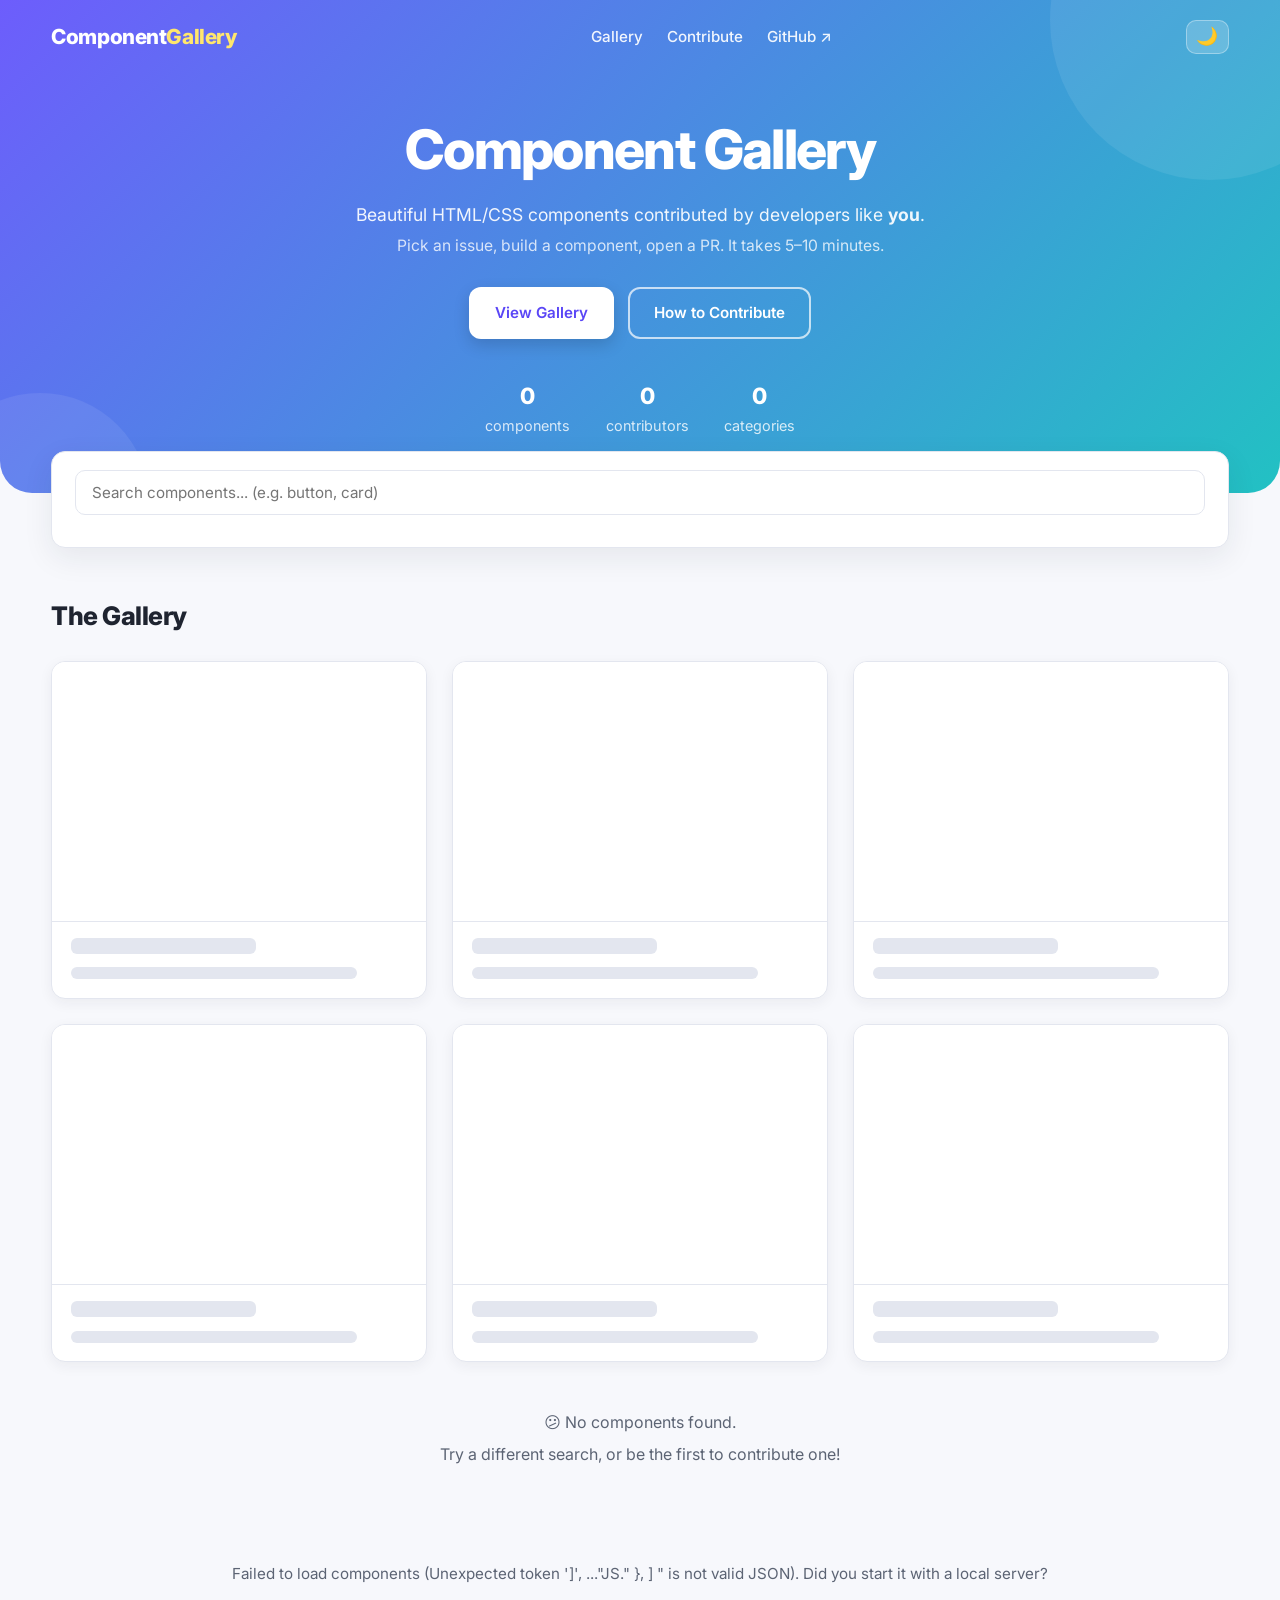
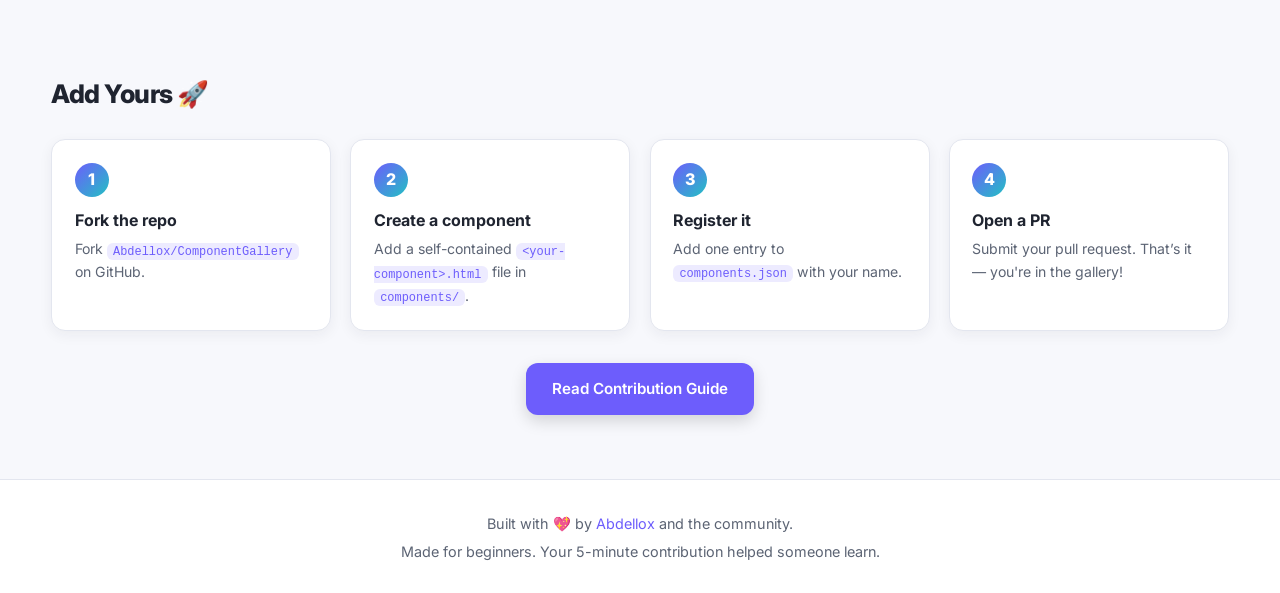
<file: index.html>
<!DOCTYPE html>
<html lang="en">
<head>
  <meta charset="UTF-8" />
  <meta name="viewport" content="width=device-width, initial-scale=1.0" />
  <meta name="description" content="Component Gallery — a collection of HTML/CSS components built by the community. Contribute yours!" />
  <title>Component Gallery</title>
  <link rel="preconnect" href="https://fonts.googleapis.com" />
  <link rel="preconnect" href="https://fonts.gstatic.com" crossorigin />
  <link href="https://fonts.googleapis.com/css2?family=Inter:wght@400;500;600;700;800&display=swap" rel="stylesheet" />
  <link id="theme-style" rel="stylesheet" href="style.css" />
</head>
<body>

  <!-- ===== Header ===== -->
  <header class="site-header">
    <nav class="nav container">
      <a href="#" class="brand">Component<span>Gallery</span></a>
      <div class="nav-links">
        <a href="#gallery">Gallery</a>
        <a href="#contribute">Contribute</a>
        <a href="https://github.com/Abdellox/ComponentGallery" target="_blank" rel="noopener">GitHub ↗</a>
      </div>
      <button id="theme-toggle" class="theme-toggle" aria-label="Toggle dark mode">🌙</button>
    </nav>
    <div class="hero container">
      <h1>Component Gallery</h1>
      <p>Beautiful HTML/CSS components contributed by developers like <strong>you</strong>.</p>
      <p class="hero-sub">Pick an issue, build a component, open a PR. It takes 5–10 minutes.</p>
      <div class="hero-actions">
        <a href="#gallery" class="btn btn-primary">View Gallery</a>
        <a href="#contribute" class="btn btn-outline">How to Contribute</a>
      </div>
      <div class="stats" id="stats">
        <span><strong id="stat-components">0</strong> components</span>
        <span><strong id="stat-authors">0</strong> contributors</span>
        <span><strong id="stat-categories">0</strong> categories</span>
      </div>
    </div>
  </header>

  <!-- ===== Filters ===== -->
  <section class="filters container">
    <div class="search-box">
      <input type="search" id="search" placeholder="Search components... (e.g. button, card)" autocomplete="off" />
    </div>
    <div class="filter-chips" id="filter-chips"></div>
  </section>

  <!-- ===== Gallery ===== -->
  <main class="container" id="gallery">
    <h2 class="section-title">The Gallery <span id="gallery-count"></span></h2>
    <div class="gallery-grid" id="gallery-grid"></div>

    <div id="empty-state" class="empty-state" hidden>
      <p>😕 No components found.</p>
      <p>Try a different search, or be the first to contribute one!</p>
    </div>

    <p id="gallery-status" class="gallery-status" aria-live="polite">Loading components...</p>
  </main>

  <!-- ===== Contribute ===== -->
  <section class="contribute container" id="contribute">
    <h2 class="section-title">Add Yours 🚀</h2>
    <div class="steps">
      <div class="step">
        <span class="step-num">1</span>
        <h3>Fork the repo</h3>
        <p>Fork <code>Abdellox/ComponentGallery</code> on GitHub.</p>
      </div>
      <div class="step">
        <span class="step-num">2</span>
        <h3>Create a component</h3>
        <p>Add a self-contained <code>&lt;your-component&gt;.html</code> file in <code>components/</code>.</p>
      </div>
      <div class="step">
        <span class="step-num">3</span>
        <h3>Register it</h3>
        <p>Add one entry to <code>components.json</code> with your name.</p>
      </div>
      <div class="step">
        <span class="step-num">4</span>
        <h3>Open a PR</h3>
        <p>Submit your pull request. That’s it — you're in the gallery!</p>
      </div>
    </div>
    <div class="contribute-cta">
      <a href="https://github.com/Abdellox/ComponentGallery/blob/main/CONTRIBUTING.md" target="_blank" rel="noopener" class="btn btn-primary">Read Contribution Guide</a>
    </div>
  </section>

  <!-- ===== Footer ===== -->
  <footer class="site-footer">
    <div class="container">
      <p>Built with 💖 by <a href="https://github.com/Abdellox" target="_blank" rel="noopener">Abdellox</a> and the community.</p>
      <p class="footer-note">Made for beginners. Your 5-minute contribution helped someone learn.</p>
    </div>
  </footer>

  <script src="script.js"></script>
</body>
</html>
</file>
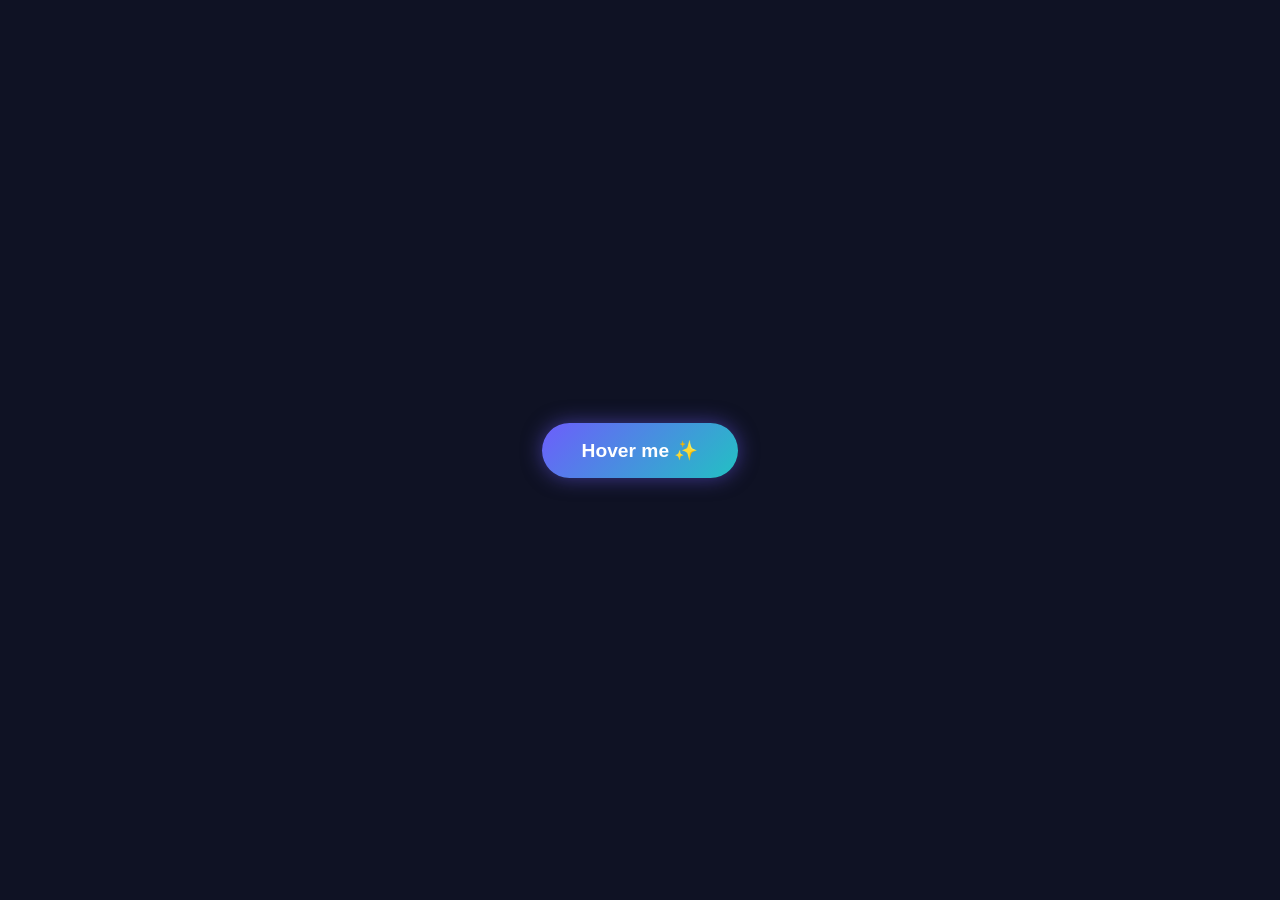
<file: components/button-glow.html>
<!DOCTYPE html>
<html>
<head>
  <meta charset="UTF-8" />
  <style>
    * { margin: 0; padding: 0; box-sizing: border-box; }
    body {
      font-family: Arial, sans-serif;
      background: #0f1224;
      height: 100vh;
      display: grid;
      place-items: center;
    }
    .btn-glow {
      border: none;
      background: none;
      cursor: pointer;
      font-size: 1.2rem;
      font-weight: 700;
      color: #fff;
      padding: 1rem 2.5rem;
      border-radius: 50px;
      background: linear-gradient(135deg, #6d5dfc, #22c1c3);
      box-shadow: 0 0 20px rgba(109, 93, 252, 0.5);
      transition: all 0.25s ease;
    }
    .btn-glow:hover {
      transform: translateY(-3px) scale(1.03);
      box-shadow: 0 0 35px rgba(109, 93, 252, 0.9), 0 0 60px rgba(34, 193, 195, 0.6);
    }
    .btn-glow:active {
      transform: translateY(0) scale(0.97);
    }
  </style>
</head>
<body>
  <button class="btn-glow">Hover me ✨</button>
</body>
</html>
</file>
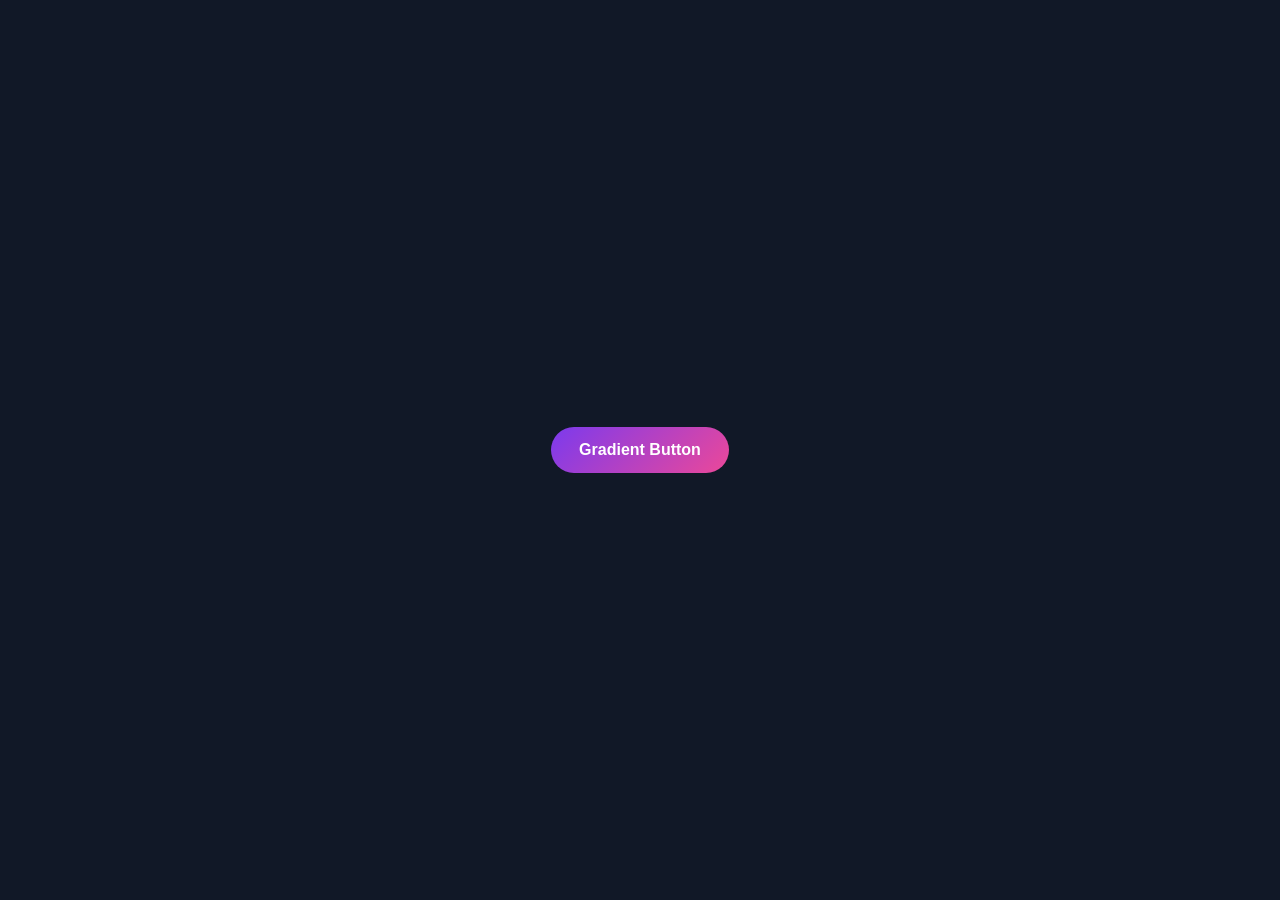
<file: components/button-gradient.html>
<!DOCTYPE html>
<html>
<head>
  <meta charset="UTF-8" />
  <style>
    * { margin: 0; padding: 0; box-sizing: border-box; }
    body {
      display: grid;
      place-items: center;
      height: 100vh;
      background: #111827;
      font-family: Arial, sans-serif;
    }

    .gradient-btn {
      padding: 14px 28px;
      border: none;
      border-radius: 30px;
      color: white;
      font-size: 16px;
      font-weight: bold;
      cursor: pointer;
      background: linear-gradient(135deg, #7c3aed, #ec4899);
      transition: transform 0.3s, box-shadow 0.3s;
    }

    .gradient-btn:hover {
      transform: translateY(-4px);
      box-shadow: 0 8px 20px rgba(236, 72, 153, 0.4);
    }
  </style>
</head>

<body>
  <button class="gradient-btn">Gradient Button</button>
</body>
</html>
</file>
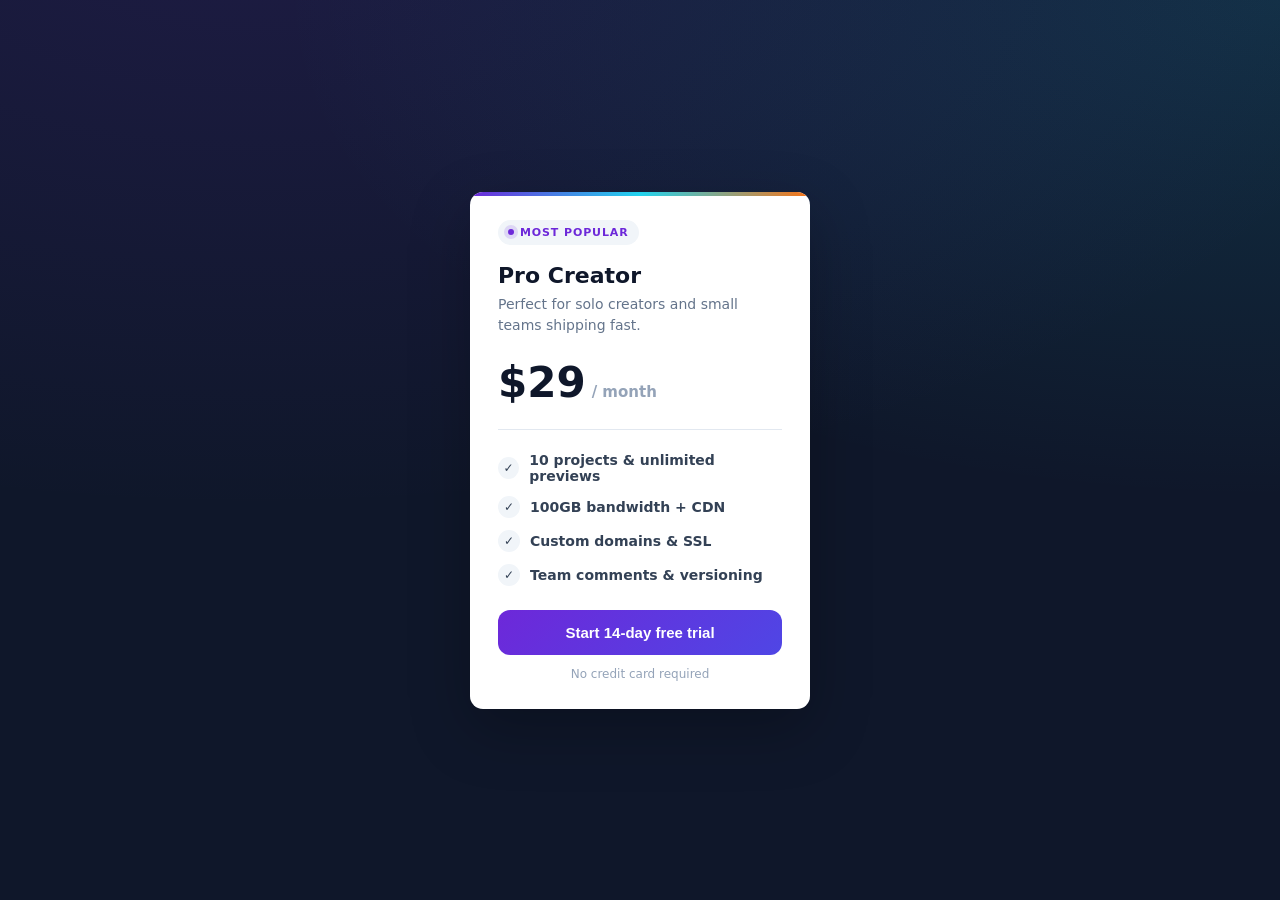
<file: components/card-pricing.html>
<!DOCTYPE html>
<html lang="en">
<head>
<meta charset="UTF-8" />
<style>
  *{box-sizing:border-box;margin:0;padding:0}
  body{margin:0;display:grid;place-items:center;height:100vh;background:radial-gradient(1200px 600px at 20% -10%,#7c3aed22,transparent),radial-gradient(1000px 500px at 100% 0%,#22d3ee22,transparent),#0f172a;font-family:system-ui,sans-serif}
 .card{width:340px;background:#fff;border-radius:13px;padding:28px;box-shadow:0 20px 60px rgba(0,0,0,.25);position:relative;overflow:hidden}
 .card::before{content:"";position:absolute;top:0;left:0;right:0;height:4px;background:linear-gradient(90deg,#6d28d9,#22d3ee,#f97316)}
 .badge{display:inline-flex;align-items:center;gap:6px;font-size:11px;font-weight:800;letter-spacing:.08em;text-transform:uppercase;background:#f1f5f9;color:#6d28d9;padding:6px 10px;border-radius:999px}
 .dot{width:6px;height:6px;border-radius:50%;background:#6d28d9;box-shadow:0 0 0 4px rgba(109,40,217,.15)}
 .name{margin-top:18px;font-size:22px;font-weight:800;color:#0f172a}
 .desc{margin-top:6px;font-size:14px;color:#64748b;line-height:1.5}
 .price-row{margin-top:22px;display:flex;align-items:baseline;gap:6px}
 .price{font-size:42px;font-weight:800;color:#0f172a}
 .suffix{font-size:15px;font-weight:600;color:#94a3b8}
 .div{height:1px;background:#e2e8f0;margin:22px 0}
 .feat{list-style:none;display:flex;flex-direction:column;gap:12px}
 .feat li{display:flex;align-items:center;gap:10px;font-size:14px;font-weight:600;color:#334155}
 .check{width:22px;height:22px;border-radius:50%;background:#f1f5f9;display:grid;place-items:center;font-size:12px}
 .btn{margin-top:24px;width:100%;padding:14px;border:0;border-radius:12px;font-size:15px;font-weight:700;color:#fff;background:linear-gradient(135deg,#6d28d9,#4f46e5);cursor:pointer; transition: 200ms all;}
 .btn:hover{transform:translateY(-2px)}
 .note{margin-top:12px;text-align:center;font-size:12px;color:#94a3b8}
</style>
</head>
<body>
  <div class="card">
    <div class="badge"><span class="dot"></span> Most Popular</div>
    <h2 class="name">Pro Creator</h2>
    <p class="desc">Perfect for solo creators and small teams shipping fast.</p>
    <div class="price-row"><span class="price">$29</span><span class="suffix">/ month</span></div>
    <div class="div"></div>
    <ul class="feat">
      <li><span class="check">✓</span> 10 projects & unlimited previews</li>
      <li><span class="check">✓</span> 100GB bandwidth + CDN</li>
      <li><span class="check">✓</span> Custom domains & SSL</li>
      <li><span class="check">✓</span> Team comments & versioning</li>
    </ul>
    <button class="btn">Start 14-day free trial</button>
    <p class="note">No credit card required</p>
  </div>
</body>
</html>
</file>
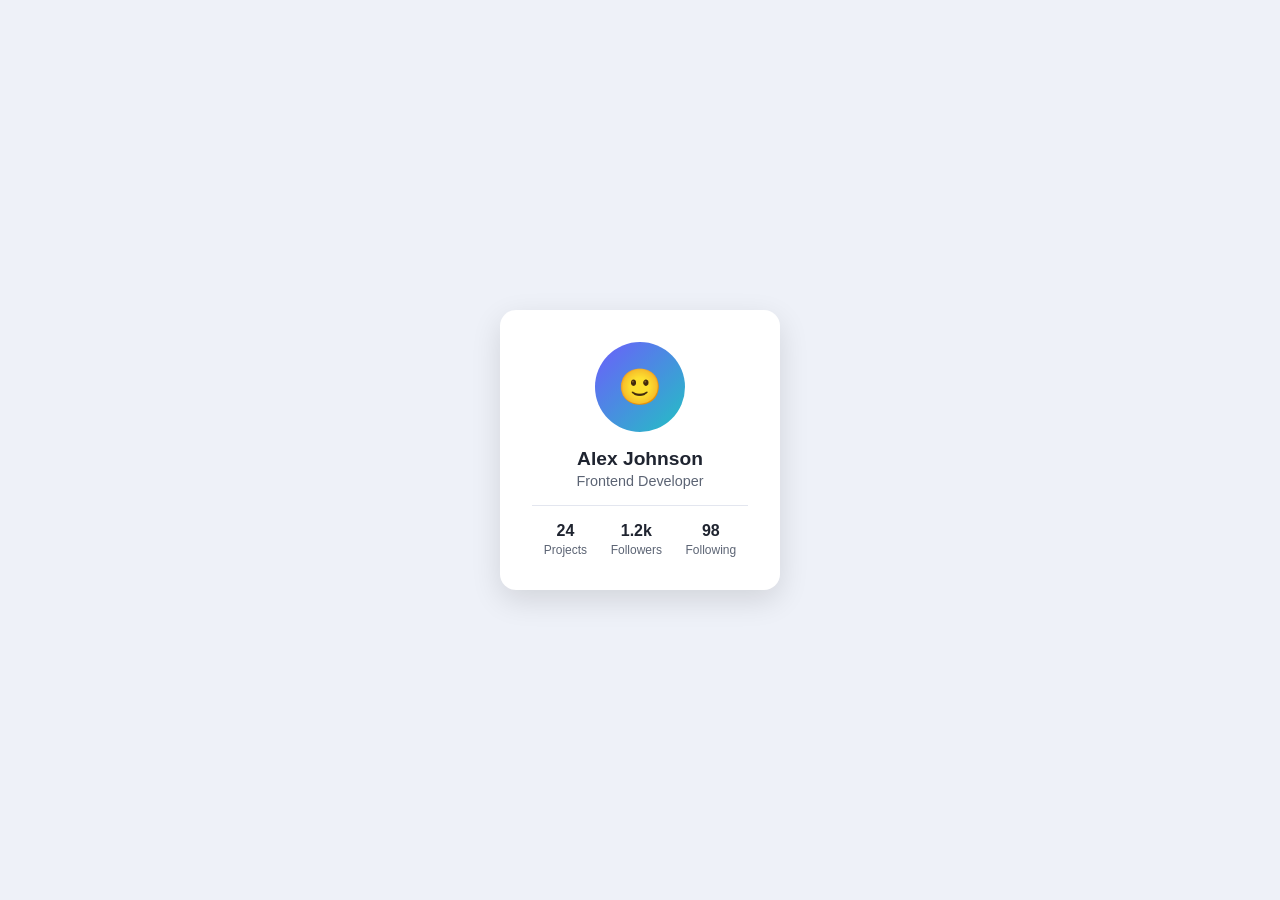
<file: components/card-profile.html>
<!DOCTYPE html>
<html>
<head>
  <meta charset="UTF-8" />
  <style>
    * { margin: 0; padding: 0; box-sizing: border-box; }
    body {
      font-family: Arial, sans-serif;
      background: #eef1f8;
      height: 100vh;
      display: grid;
      place-items: center;
    }
    .profile-card {
      background: #fff;
      border-radius: 16px;
      padding: 2rem;
      width: 280px;
      text-align: center;
      box-shadow: 0 10px 30px rgba(0, 0, 0, 0.12);
    }
    .avatar {
      width: 90px;
      height: 90px;
      border-radius: 50%;
      background: linear-gradient(135deg, #6d5dfc, #22c1c3);
      display: grid;
      place-items: center;
      margin: 0 auto 1rem;
      color: #fff;
      font-size: 2.2rem;
      font-weight: 700;
    }
    .profile-card h3 { font-size: 1.2rem; color: #1f2430; }
    .profile-card .role { color: #5c6474; font-size: 0.9rem; margin: 0.2rem 0 1rem; }
    .stats {
      display: flex;
      justify-content: space-around;
      border-top: 1px solid #e3e6ef;
      padding-top: 1rem;
    }
    .stats div strong { display: block; color: #1f2430; }
    .stats div span { font-size: 0.75rem; color: #5c6474; }
  </style>
</head>
<body>
  <div class="profile-card">
    <div class="avatar">🙂</div>
    <h3>Alex Johnson</h3>
    <p class="role">Frontend Developer</p>
    <div class="stats">
      <div><strong>24</strong><span>Projects</span></div>
      <div><strong>1.2k</strong><span>Followers</span></div>
      <div><strong>98</strong><span>Following</span></div>
    </div>
  </div>
</body>
</html>
</file>
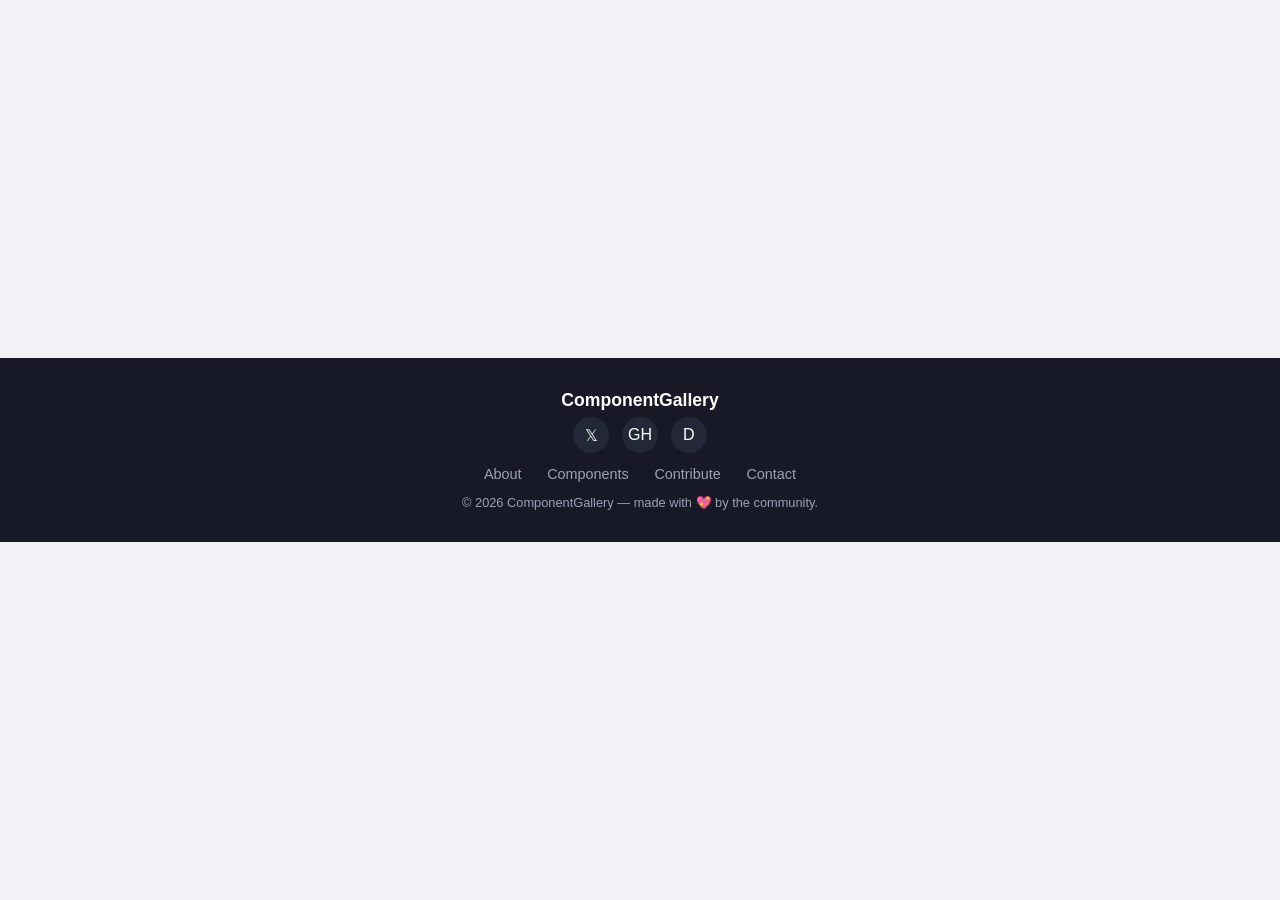
<file: components/footer-simple.html>
<!DOCTYPE html>
<html>
<head>
  <meta charset="UTF-8" />
  <style>
    * { margin: 0; padding: 0; box-sizing: border-box; }
    body {
      font-family: Arial, sans-serif;
      background: #f0f2f7;
      height: 100vh;
      display: grid;
      place-items: center;
    }
    footer {
      background: #171a26;
      color: #9aa3b5;
      width: 100%;
      text-align: center;
      padding: 2rem 1rem;
    }
    footer .title { font-weight: 700; color: #fff; margin-bottom: 0.4rem; font-size: 1.1rem; }
    footer .links { display: flex; justify-content: center; gap: 1.6rem; margin: 0.8rem 0; flex-wrap: wrap; }
    footer .links a { color: #9aa3b5; text-decoration: none; font-size: 0.9rem; }
    footer .links a:hover { color: #6d5dfc; }
    footer .copy { font-size: 0.8rem; }
    footer .socials { display: flex; justify-content: center; gap: 0.8rem; margin-bottom: 0.8rem; }
    footer .socials a {
      width: 36px; height: 36px;
      border-radius: 50%;
      background: #232838;
      display: grid;
      place-items: center;
      color: #fff;
      text-decoration: none;
      font-size: 1rem;
    }
    footer .socials a:hover { background: #6d5dfc; }
  </style>
</head>
<body>
  <footer>
    <div class="title">ComponentGallery</div>
    <div class="socials">
      <a href="#" aria-label="Twitter">𝕏</a>
      <a href="#" aria-label="GitHub">GH</a>
      <a href="#" aria-label="Discord">D</a>
    </div>
    <div class="links">
      <a href="#">About</a>
      <a href="#">Components</a>
      <a href="#">Contribute</a>
      <a href="#">Contact</a>
    </div>
    <p class="copy">© 2026 ComponentGallery — made with 💖 by the community.</p>
  </footer>
</body>
</html>
</file>
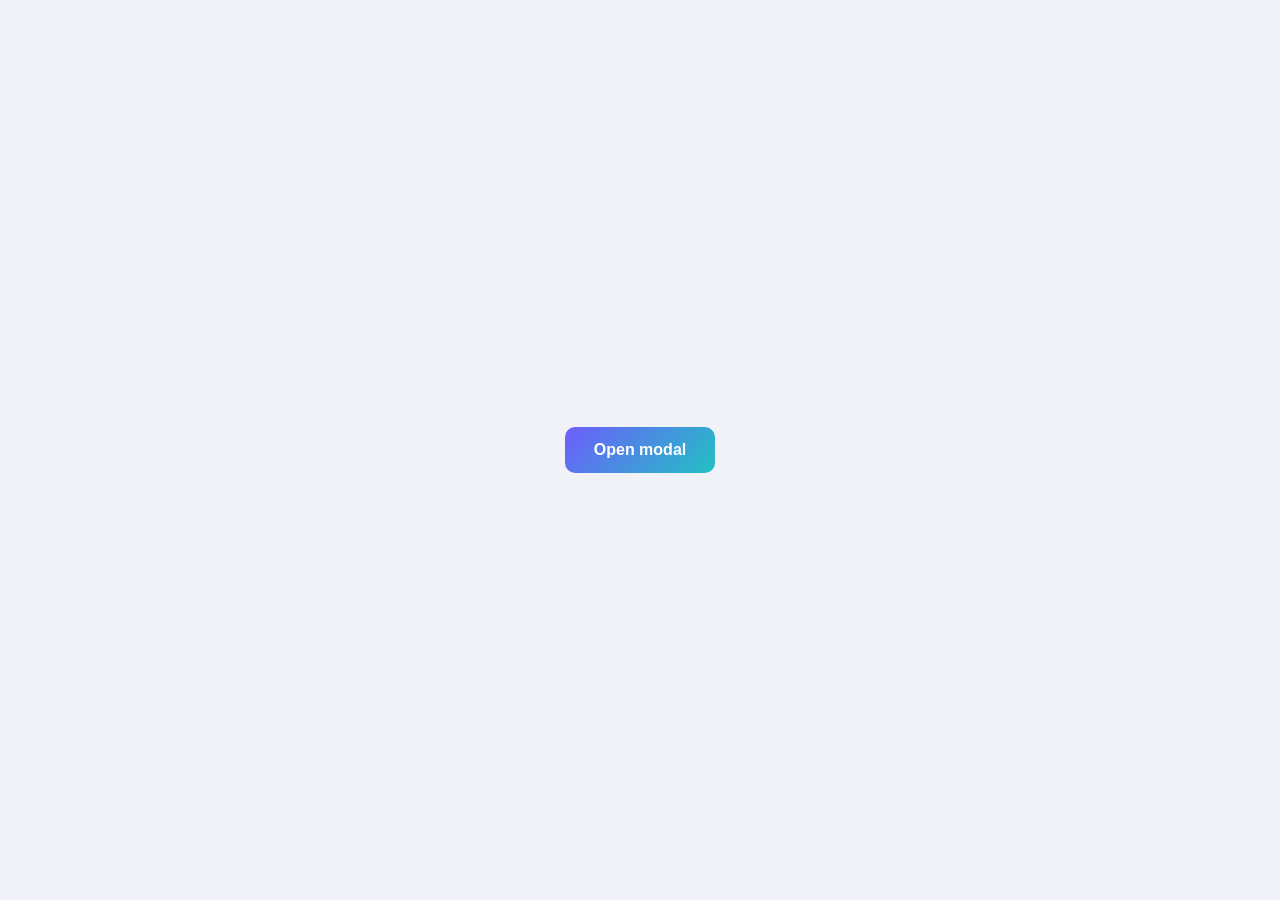
<file: components/modal-animated.html>
<!DOCTYPE html>
<html>
<head>
  <meta charset="UTF-8" />
  <style>
    * { margin: 0; padding: 0; box-sizing: border-box; }
    body {
      font-family: Arial, sans-serif;
      background: #f0f2f7;
      height: 100vh;
      display: grid;
      place-items: center;
    }
    .btn-open {
      border: none;
      background: linear-gradient(135deg, #6d5dfc, #22c1c3);
      color: #fff;
      font-weight: 700;
      padding: 0.9rem 1.8rem;
      border-radius: 10px;
      cursor: pointer;
      font-size: 1rem;
    }
    .overlay {
      position: fixed;
      inset: 0;
      background: rgba(10, 14, 30, 0.6);
      display: grid;
      place-items: center;
      z-index: 10;
      opacity: 0;
      visibility: hidden;
      transition: opacity 0.25s ease, visibility 0.25s ease;
    }
    .overlay.open { opacity: 1; visibility: visible; }
    .modal {
      background: #fff;
      border-radius: 16px;
      padding: 2rem;
      width: min(380px, 88%);
      text-align: center;
      transform: scale(0.8);
      transition: transform 0.25s ease;
      box-shadow: 0 20px 50px rgba(0, 0, 0, 0.25);
    }
    .overlay.open .modal { transform: scale(1); }
    .modal h3 { margin-bottom: 0.5rem; color: #1f2430; }
    .modal p { color: #5c6474; font-size: 0.9rem; margin-bottom: 1.3rem; }
    .modal-actions { display: flex; gap: 0.6rem; justify-content: center; }
    .btn-cancel {
      border: 1px solid #e3e6ef;
      background: #fff;
      color: #5c6474;
      padding: 0.6rem 1.2rem;
      border-radius: 8px;
      cursor: pointer;
    }
    .btn-confirm {
      border: none;
      background: #6d5dfc;
      color: #fff;
      padding: 0.6rem 1.2rem;
      border-radius: 8px;
      cursor: pointer;
      font-weight: 600;
    }
  </style>
</head>
<body>
  <button class="btn-open" onclick="document.getElementById('overlay').classList.add('open')">Open modal</button>
  <div class="overlay" id="overlay" onclick="if(event.target===this)this.classList.remove('open')">
    <div class="modal" role="dialog" aria-modal="true">
      <h3>Confirm action</h3>
      <p>Are you sure you want to delete this item? This action cannot be undone.</p>
      <div class="modal-actions">
        <button class="btn-cancel" onclick="document.getElementById('overlay').classList.remove('open')">Cancel</button>
        <button class="btn-confirm">Delete</button>
      </div>
    </div>
  </div>
</body>
</html>
</file>
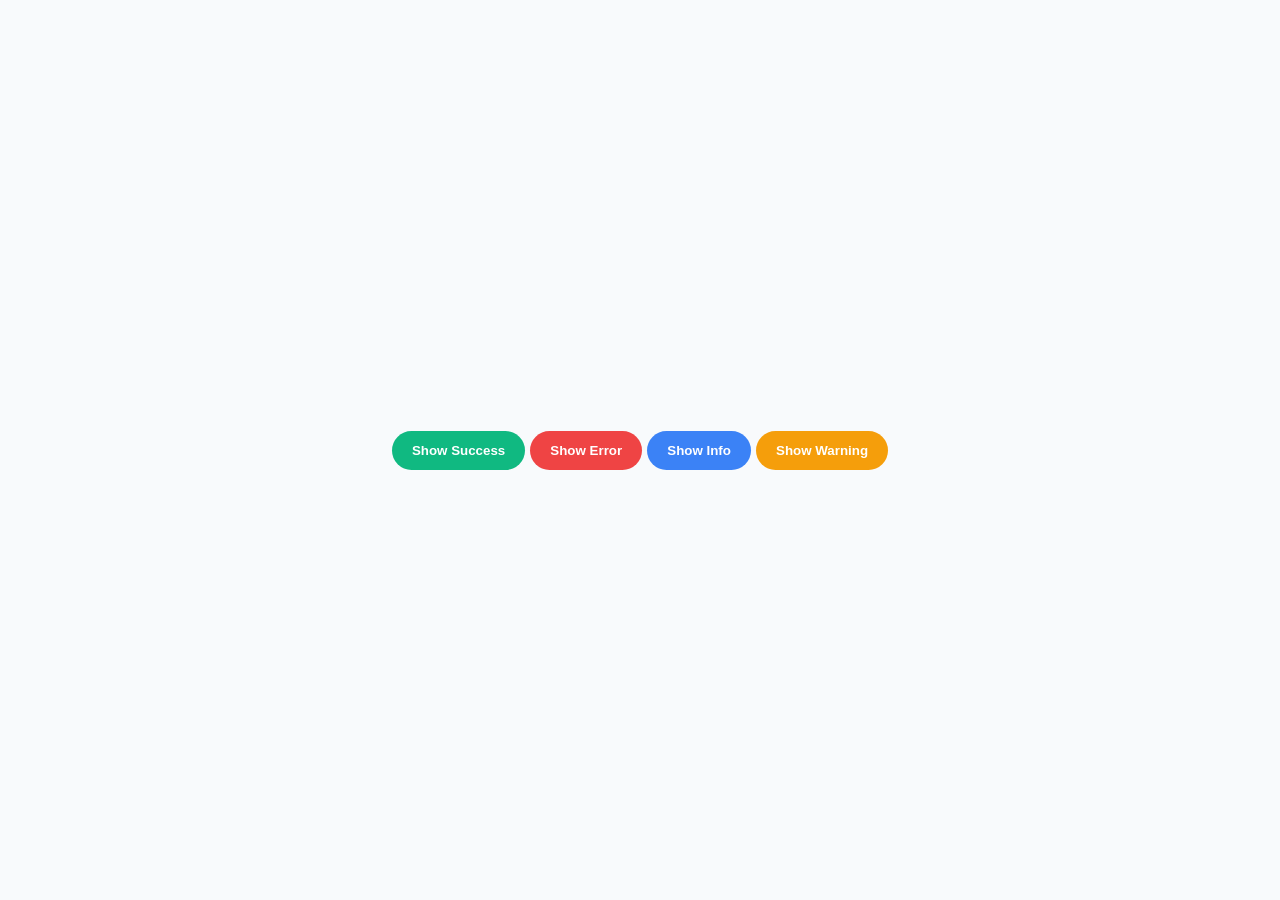
<file: components/toast-notification.html>
<!DOCTYPE html>
<html lang="en">
<head>
<meta charset="UTF-8">
<meta name="viewport" content="width=device-width, initial-scale=1.0">
<title>Toast Notification</title>
<style>
    * { box-sizing: border-box; margin: 0; padding: 0; }
  
  body {
    min-height: 100vh;
    display: grid;
    place-items: center;
    font-family: system-ui, sans-serif;
    background: #f8fafc;
  }

  .btn {
    border: 0;
    color: white;
    padding: 12px 20px;
    border-radius: 999px;
    font-weight: 600;
    cursor: pointer;
  }
  .success  { background: #10b981; }
  .error  { background: #ef4444; }
  .info  { background: #3b82f6; }
  .warning  { background: #f59e0b; }


  .toast-stack {
    position: fixed;
    top: 20px;
    right: 20px;
    display: flex;
    flex-direction: column;
    gap: 10px;
    z-index: 9999;
  }

  .toast {
    display: flex;
    gap: 12px;
    min-width: 360px;
    max-width: 360px;
    background: white;
    border: 1px solid #e2e8f0;
    border-radius: 12px;
    padding: 14px;
    box-shadow: 0 10px 20px rgba(0,0,0,0.1);
    opacity: 0;
    transform: translateX(20px) scale(0.95);
    transition: all 0.4s cubic-bezier(0.34, 1.56, 0.64, 1);
    overflow: hidden;
  }
  .toast.show {
    opacity: 1;
    transform: translateX(0) scale(1);
  }

  .toast.success .toast-dot { background: #10b981; }
  .toast.error .toast-dot { background: #ef4444; }
  .toast.info .toast-dot { background: #3b82f6; }
  .toast.warning .toast-dot { background: #f59e0b; }

  .toast-dot {
    width: 10px;
    height: 10px;
    border-radius: 50%;
    margin-top: 5px;
    background: #0f172a;
  }
  .toast-msg {
    font-size: 14px;
    flex: 1;
  }
  .toast-close {
    border: 0;
    background: #f1f5f9;
    width: 24px;
    height: 24px;
    border-radius: 6px;
    cursor: pointer;
  }
</style>
</head>
<body>
      <div class="btn-list">
       <button class="btn success" id="showSuccess">Show Success</button>
       <button class="btn error" id="showError">Show Error</button>
       <button class="btn info" id="showInfo">Show Info</button>
       <button class="btn warning" id="showWarning">Show Warning</button>
      </div>
  <div class="toast-stack" id="stack"></div>

<script>


  function showToast(message, state = 'info') {
    const stack = document.getElementById('stack');

    const el = document.createElement('div');
    el.className = `toast ${state}`;     
    el.innerHTML = `
      <div class="toast-dot"></div>
      <div class="toast-msg">${message}</div>
      <button class="toast-close">✕</button>
      <div style="position:absolute; bottom:0; left:0; height:2px; background:currentColor; width:100%; opacity:0.2"></div>
    `;

    const close = () => {
      el.classList.remove('show');
      setTimeout(() => el.remove(), 300);
    };
    el.querySelector('.toast-close').onclick = close;

    stack.appendChild(el);
    requestAnimationFrame(() => el.classList.add('show'));

    setTimeout(close, 3000);
  }

  document.getElementById('showSuccess').addEventListener('click', () => {
    showToast('Changes saved successfully!', 'success');
  });

  document.getElementById('showError').addEventListener('click', () => {
    showToast('Failed to save. Please try again.', 'error');
  });

  document.getElementById('showInfo').addEventListener('click', () => {
    showToast('New update available. Refresh to get latest.', 'info');
  });

  document.getElementById('showWarning').addEventListener('click', () => {
    showToast('Your session will expire in 2 minutes.', 'warning');
  });

</script>
</body>
</html>
</file>
<file: style.css>
/* ==========================================================================
   Component Gallery — main stylesheet
   Presets: 8px base font-size scale, Inter font, light/dark themes.
   The gallery page styles live here. Submitted component previews are
   rendered inside isolated iframes so they never clash with these rules.
   ========================================================================== */

:root {
  --bg: #f7f8fc;
  --bg-alt: #ffffff;
  --card-bg: #ffffff;
  --text: #1f2430;
  --text-muted: #5c6474;
  --border: #e3e6ef;
  --primary: #6d5dfc;
  --primary-strong: #5a46f6;
  --primary-soft: rgba(109, 93, 252, 0.12);
  --accent: #22c1c3;
  --shadow: 0 10px 30px rgba(31, 36, 48, 0.08);
  --shadow-sm: 0 4px 14px rgba(31, 36, 48, 0.06);
  --radius: 14px;
  --radius-sm: 10px;
  --header-gradient: linear-gradient(135deg, #6d5dfc 0%, #22c1c3 100%);
}

[data-theme="dark"] {
  --bg: #0f1117;
  --bg-alt: #181b24;
  --card-bg: #1b1f2a;
  --text: #eceef4;
  --text-muted: #9aa3b5;
  --border: #2a2f3d;
  --shadow: 0 10px 30px rgba(0, 0, 0, 0.35);
  --shadow-sm: 0 4px 14px rgba(0, 0, 0, 0.3);
}

* {
  margin: 0;
  padding: 0;
  box-sizing: border-box;
}

html {
  scroll-behavior: smooth;
}

body {
  font-family: "Inter", system-ui, -apple-system, "Segoe UI", sans-serif;
  background: var(--bg);
  color: var(--text);
  line-height: 1.6;
  transition: background 0.25s ease, color 0.25s ease;
}

.container {
  width: min(1180px, 92%);
  margin: 0 auto;
}

a {
  color: var(--primary);
  text-decoration: none;
}

a:hover {
  text-decoration: underline;
}

code {
  background: var(--primary-soft);
  color: var(--primary);
  padding: 0.1rem 0.4rem;
  border-radius: 6px;
  font-size: 0.85em;
}

/* ===== Header / Nav ===== */
.site-header {
  background: var(--header-gradient);
  color: #fff;
  border-radius: 0 0 32px 32px;
  padding-bottom: 3.5rem;
  position: relative;
  overflow: hidden;
}

.site-header::before,
.site-header::after {
  content: "";
  position: absolute;
  border-radius: 50%;
  background: rgba(255, 255, 255, 0.08);
}

.site-header::before {
  width: 320px;
  height: 320px;
  top: -140px;
  right: -90px;
}

.site-header::after {
  width: 220px;
  height: 220px;
  bottom: -120px;
  left: -70px;
}

.nav {
  display: flex;
  align-items: center;
  justify-content: space-between;
  padding-top: 1.25rem;
  padding-bottom: 1.25rem;
  position: relative;
  z-index: 1;
}

.brand {
  font-size: 1.3rem;
  font-weight: 800;
  color: #fff;
  letter-spacing: -0.02em;
}

.brand span {
  color: #ffe66d;
}

.brand:hover {
  text-decoration: none;
}

.nav-links {
  display: flex;
  gap: 1.5rem;
}

.nav-links a {
  color: rgba(255, 255, 255, 0.92);
  font-weight: 500;
  font-size: 0.95rem;
}

.nav-links a:hover {
  color: #fff;
  text-decoration: none;
}

.theme-toggle {
  background: rgba(255, 255, 255, 0.18);
  border: 1px solid rgba(255, 255, 255, 0.35);
  border-radius: 10px;
  color: #fff;
  font-size: 1.1rem;
  line-height: 1;
  padding: 0.45rem 0.6rem;
  cursor: pointer;
  transition: transform 0.15s ease, background 0.2s ease;
}

.theme-toggle:hover {
  background: rgba(255, 255, 255, 0.3);
  transform: translateY(-1px);
}

/* ===== Hero ===== */
.hero {
  text-align: center;
  position: relative;
  z-index: 1;
  margin-top: 2rem;
}

.hero h1 {
  font-size: clamp(2.2rem, 5vw, 3.4rem);
  font-weight: 800;
  letter-spacing: -0.03em;
  margin-bottom: 0.5rem;
}

.hero p {
  font-size: 1.1rem;
  color: rgba(255, 255, 255, 0.92);
  max-width: 640px;
  margin: 0 auto;
}

.hero .hero-sub {
  margin-top: 0.25rem;
  font-size: 0.98rem;
  color: rgba(255, 255, 255, 0.78);
}

.hero-actions {
  display: flex;
  gap: 0.9rem;
  justify-content: center;
  margin-top: 1.8rem;
  flex-wrap: wrap;
}

.btn {
  display: inline-block;
  font-weight: 600;
  font-size: 0.95rem;
  padding: 0.75rem 1.5rem;
  border-radius: 12px;
  transition: transform 0.15s ease, box-shadow 0.2s ease, background 0.2s ease;
  border: 2px solid transparent;
}

.btn:hover {
  transform: translateY(-2px);
  text-decoration: none;
}

.btn-primary {
  background: #fff;
  color: var(--primary-strong);
  box-shadow: 0 6px 16px rgba(0, 0, 0, 0.15);
}

.btn-primary:hover {
  background: #f2f0ff;
}

.btn-outline {
  border-color: rgba(255, 255, 255, 0.7);
  color: #fff;
}

.btn-outline:hover {
  background: rgba(255, 255, 255, 0.15);
}

.stats {
  display: flex;
  gap: 2.2rem;
  justify-content: center;
  margin-top: 2.4rem;
  flex-wrap: wrap;
}

.stats span {
  font-size: 0.9rem;
  color: rgba(255, 255, 255, 0.8);
}

.stats strong {
  font-size: 1.4rem;
  display: block;
  color: #fff;
  font-weight: 800;
}

/* ===== Filters ===== */
.filters {
  margin-top: -2.6rem;
  background: var(--card-bg);
  border: 1px solid var(--border);
  border-radius: var(--radius);
  box-shadow: var(--shadow);
  padding: 1.1rem 1.4rem;
  position: relative;
  z-index: 2;
}

.search-box input {
  width: 100%;
  border: 1px solid var(--border);
  background: var(--bg-alt);
  color: var(--text);
  padding: 0.75rem 1rem;
  border-radius: var(--radius-sm);
  font-size: 0.95rem;
  font-family: inherit;
  outline: none;
  transition: border-color 0.2s ease, box-shadow 0.2s ease;
}

.search-box input:focus {
  border-color: var(--primary);
  box-shadow: 0 0 0 3px var(--primary-soft);
}

.filter-chips {
  display: flex;
  flex-wrap: wrap;
  gap: 0.5rem;
  margin-top: 0.9rem;
}

.chip {
  background: var(--bg-alt);
  border: 1px solid var(--border);
  color: var(--text-muted);
  font-size: 0.82rem;
  font-weight: 500;
  padding: 0.35rem 0.85rem;
  border-radius: 999px;
  cursor: pointer;
  transition: all 0.18s ease;
}

.chip:hover {
  border-color: var(--primary);
  color: var(--primary);
}

.chip.active {
  background: var(--primary);
  border-color: var(--primary);
  color: #fff;
}

/* ===== Gallery ===== */
.section-title {
  font-size: 1.6rem;
  font-weight: 800;
  letter-spacing: -0.02em;
  margin: 3rem 0 1.5rem;
}

.section-title span {
  color: var(--text-muted);
  font-size: 1rem;
  font-weight: 600;
  vertical-align: middle;
  margin-left: 0.4rem;
}

.gallery-grid {
  display: grid;
  grid-template-columns: repeat(auto-fill, minmax(320px, 1fr));
  gap: 1.6rem;
}

.card {
  background: var(--card-bg);
  border: 1px solid var(--border);
  border-radius: var(--radius);
  box-shadow: var(--shadow-sm);
  overflow: hidden;
  display: flex;
  flex-direction: column;
  transition: transform 0.2s ease, box-shadow 0.25s ease;
}

.card:hover {
  transform: translateY(-4px);
  box-shadow: var(--shadow);
}

.preview {
  position: relative;
  height: 260px;
  background: var(--bg-alt);
  border-bottom: 1px solid var(--border);
  overflow: hidden;
}

.preview iframe {
  width: 100%;
  height: 100%;
  border: 0;
  display: block;
}

.card-info {
  padding: 1rem 1.15rem 1.15rem;
  flex: 1;
  display: flex;
  flex-direction: column;
  gap: 0.35rem;
}

.card-title-row {
  display: flex;
  align-items: center;
  justify-content: space-between;
  gap: 0.6rem;
}

.card-title {
  font-size: 1.05rem;
  font-weight: 700;
  letter-spacing: -0.01em;
}

.badge {
  font-size: 0.68rem;
  font-weight: 700;
  text-transform: uppercase;
  letter-spacing: 0.05em;
  color: var(--primary);
  background: var(--primary-soft);
  padding: 0.22rem 0.6rem;
  border-radius: 999px;
  white-space: nowrap;
}

.card-desc {
  font-size: 0.88rem;
  color: var(--text-muted);
}

.card-author {
  margin-top: auto;
  font-size: 0.82rem;
  color: var(--text-muted);
  display: flex;
  align-items: center;
  gap: 0.4rem;
  padding-top: 0.4rem;
}

.card-author a {
  font-weight: 600;
}

.card-actions {
  display: flex;
  gap: 0.6rem;
  margin-top: 0.4rem;
}

.btn-sm {
  font-size: 0.8rem;
  padding: 0.4rem 0.9rem;
  border-radius: 8px;
}

.btn-ghost {
  background: transparent;
  border: 1px solid var(--border);
  color: var(--text);
}

.btn-ghost:hover {
  border-color: var(--primary);
  color: var(--primary);
}

.gallery-status {
  text-align: center;
  color: var(--text-muted);
  padding: 2.5rem 0;
  font-size: 0.95rem;
}

.empty-state {
  text-align: center;
  padding: 3rem 1rem;
  color: var(--text-muted);
}

.empty-state p {
  margin-bottom: 0.4rem;
}

/* ===== Contribute ===== */
.contribute {
  margin-top: 3rem;
}

.steps {
  display: grid;
  grid-template-columns: repeat(auto-fit, minmax(220px, 1fr));
  gap: 1.2rem;
}

.step {
  background: var(--card-bg);
  border: 1px solid var(--border);
  border-radius: var(--radius);
  padding: 1.4rem;
  box-shadow: var(--shadow-sm);
}

.step-num {
  display: inline-flex;
  align-items: center;
  justify-content: center;
  width: 34px;
  height: 34px;
  border-radius: 50%;
  background: var(--header-gradient);
  color: #fff;
  font-weight: 800;
  margin-bottom: 0.7rem;
}

.step h3 {
  font-size: 1rem;
  font-weight: 700;
  margin-bottom: 0.3rem;
}

.step p {
  font-size: 0.88rem;
  color: var(--text-muted);
}

.contribute-cta {
  text-align: center;
  margin-top: 2rem;
}

.contribute-cta .btn-primary {
  background: var(--primary);
  color: #fff;
}

.contribute-cta .btn-primary:hover {
  background: var(--primary-strong);
}

/* ===== Footer ===== */
.site-footer {
  margin-top: 4rem;
  background: var(--bg-alt);
  border-top: 1px solid var(--border);
  padding: 2rem 0;
  text-align: center;
}

.site-footer p {
  font-size: 0.9rem;
  color: var(--text-muted);
}

.footer-note {
  margin-top: 0.3rem;
  font-size: 0.82rem;
}

/* ===== Responsive ===== */
@media (max-width: 640px) {
  .nav-links {
    display: none;
  }

  .gallery-grid {
    grid-template-columns: 1fr;
  }

  .stats {
    gap: 1.4rem;
  }
}
</file>
